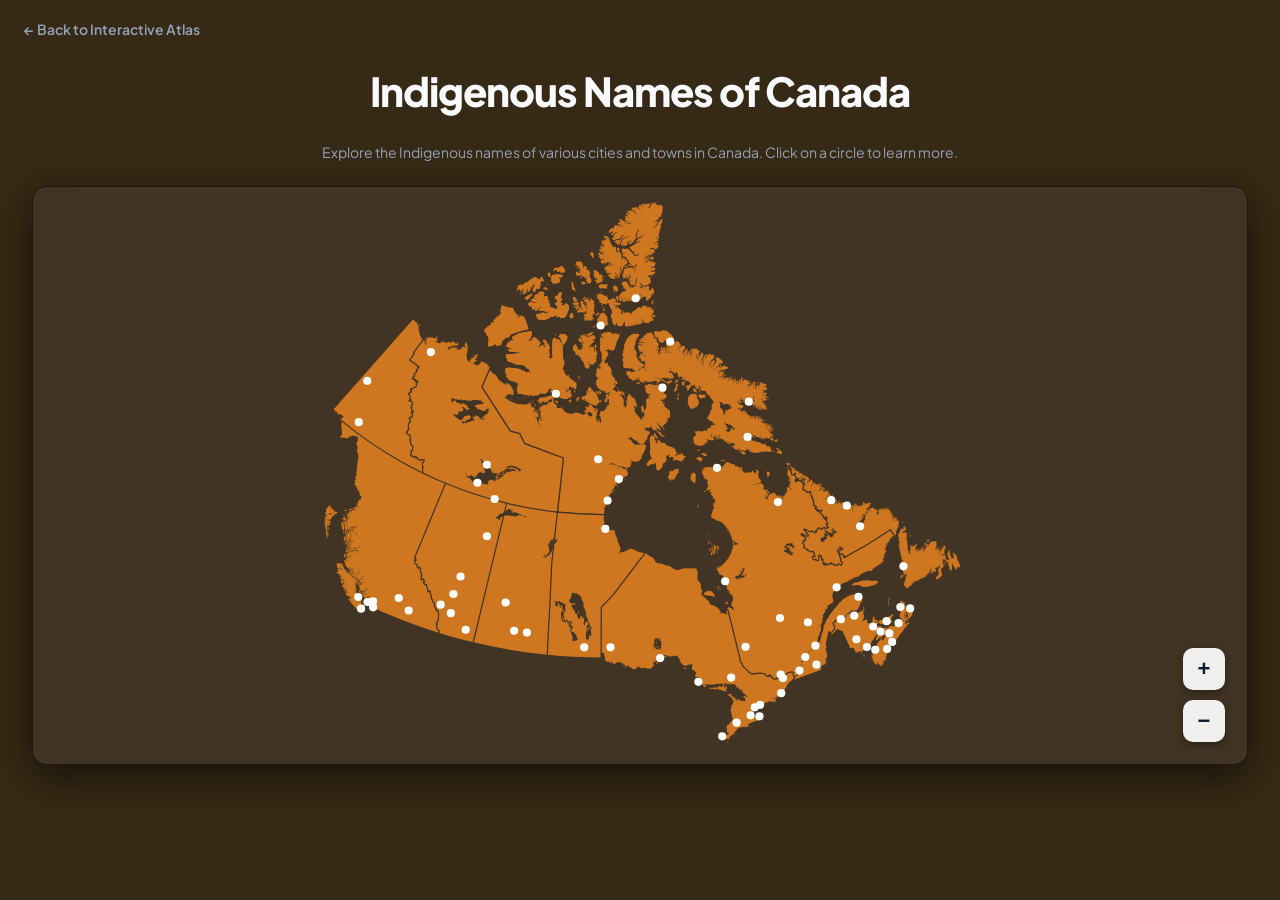
<file: indigenous-map/index.html>
<!DOCTYPE html>
<html lang="en">

<head>
    <meta charset="UTF-8">
    <meta name="viewport" content="width=device-width, initial-scale=1.0">

    <title>Indigenous Names of Canada</title>

    <link rel="preconnect" href="https://fonts.googleapis.com">
    <link rel="preconnect" href="https://fonts.gstatic.com" crossorigin>

    <link
        href="https://fonts.googleapis.com/css2?family=Plus+Jakarta+Sans:wght@200;400;600;700;800&display=swap"
        rel="stylesheet"
    >

    <link rel="stylesheet" href="style.css">
</head>

<body>

    <a href="../" class="back-button"> ← Back to Interactive Atlas </a>

    <h1 id="app-title">Indigenous Names of Canada</h1>

    <p id="app-description">
        Explore the Indigenous names of various cities and towns in Canada. Click on a circle to learn more.
    </p>

    <div id="map-wrapper">

        <div id="map-container">
        </div>

        <div id="zoom-controls">

            <button id="zoom-in" class="zoom-btn">
                +
            </button>

            <button id="zoom-out" class="zoom-btn">
                −
            </button>

        </div>

    </div>


    <div id="overlay" class="hidden">

        <div id="name-card">

            <button id="close-btn">
                &times;
            </button>

            <div class="card-content">
                <h2 id="card-name"></h2>
                <span id="card-location"></span>
                <span id="card-language"></span>
                <p id="card-history"></p>
                <span id="card-source"></span>
            </div>

        </div>

    </div>


    <script src="app.js"></script>

</body>
</html>
</file>
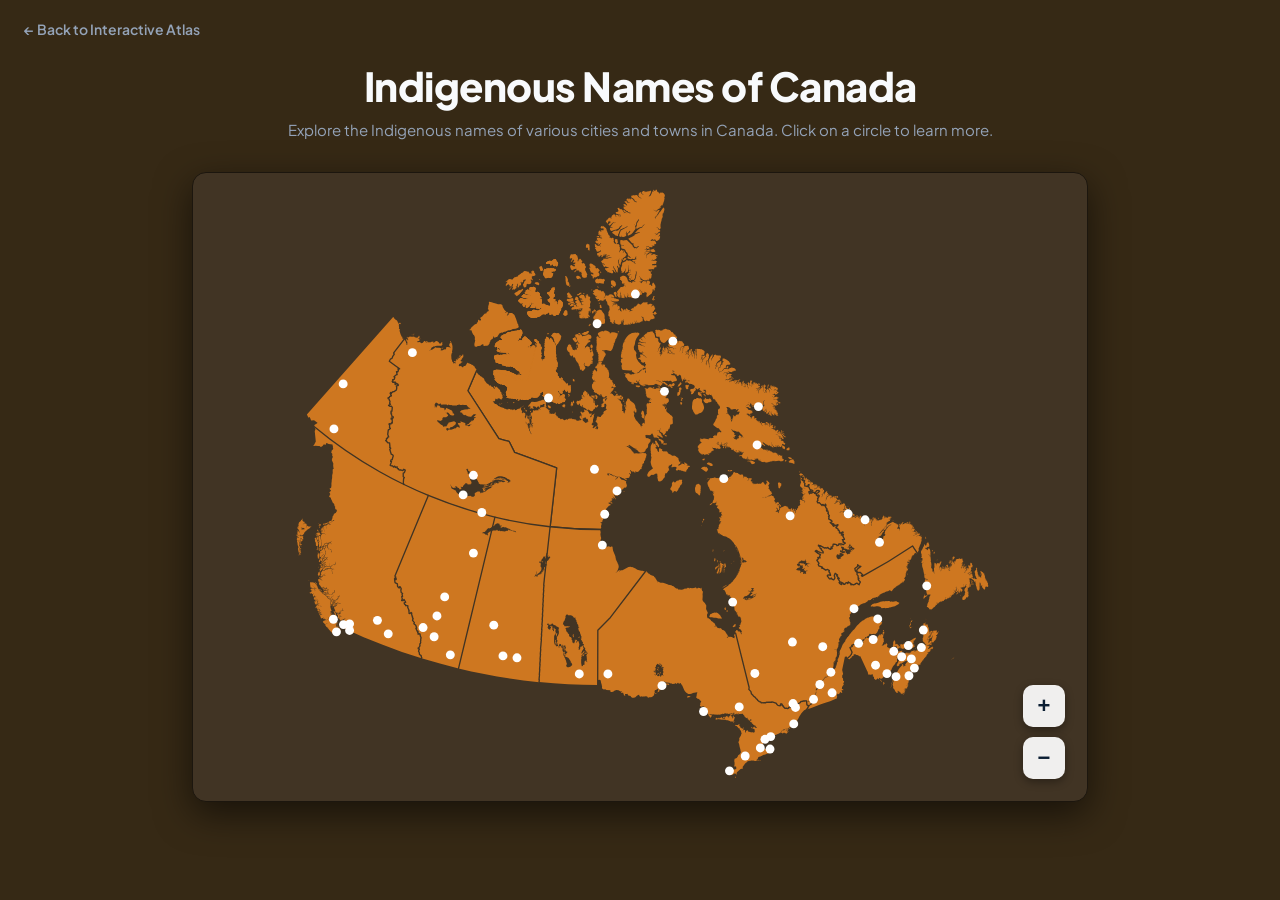
<file: maps/indigenous-map/index.html>
<!DOCTYPE html>
<html lang="en">

<head>
    <meta charset="UTF-8">
    <meta name="viewport" content="width=device-width, initial-scale=1.0">

    <title>Indigenous Names of Canada</title>

    <link rel="preconnect" href="https://fonts.googleapis.com">
    <link rel="preconnect" href="https://fonts.gstatic.com" crossorigin>

    <link
        href="https://fonts.googleapis.com/css2?family=Plus+Jakarta+Sans:wght@200;400;600;700;800&display=swap"
        rel="stylesheet"
    >
    <link rel="stylesheet" href="../shared.css">
    <link rel="stylesheet" href="style.css">
</head>

<body>

    <a href="../../" class="back-button"> ← Back to Interactive Atlas </a>

    <header class="header-section">
        <h1>Indigenous Names of Canada</h1>
        <p>
            Explore the Indigenous names of various cities and towns in Canada. Click on a circle to learn more.
        </p>
    </header>
    
    <div id="map-wrapper">

        <div id="map-container">
        </div>

        <div id="zoom-controls">

            <button id="zoom-in" class="zoom-btn">
                +
            </button>

            <button id="zoom-out" class="zoom-btn">
                −
            </button>

        </div>

    </div>

    <div id="overlay" class="hidden">
        <div id="name-card">
            <button id="close-btn">
                &times;
            </button>
            <div class="card-content">
                <h2 id="card-name"></h2>
                <span id="card-location"></span>
                <span id="card-language"></span>
                <p id="card-history"></p>
                <span id="card-source"></span>
            </div>
        </div>
    </div>


    <script src="script.js"></script>

</body>
</html>
</file>
<file: indigenous-map/style.css>
* {
    box-sizing: border-box;
}

html,
body {
    margin: 0;
    padding: 0;
    width: 100%;
    min-height: 100vh;
    font-family:
        "Plus Jakarta Sans",
        system-ui,
        sans-serif;
    background: #362915;
    color: #f8fafc;
    display: flex;
    flex-direction: column;
    align-items: center;
}

.back-button {
    align-self: flex-start;
    margin: 20px 24px 0;
    color: #94a3b8;
    text-decoration: none;
    font-size: 14px;
    font-weight: 600;
    transition: color 0.2s ease;
}

/* ========================================
   TITLE
======================================== */

#app-title {
    font-size: 40px;
    font-weight: 800;
    letter-spacing: -1px;
    text-align: center;
}


#app-description {
    margin: 0 20px 25px;
    color: #94a3b8;
    font-size: 14px;
    text-align: center;
}


/* ========================================
   MAP
======================================== */

#map-wrapper {
    position: relative;
    background: #413424;
    border-radius: 14px;
    border: 1px solid #1c160e;
    box-shadow: 0 12px 36px rgba(0, 0, 0, 0.55);
    overflow: hidden;
}


#map-container {
    width: 100%;
    height: 100%;
    transform-origin: 0 0;
    cursor: grab;
}

#map-container.dragging {
    cursor: grabbing;
}

#map-container svg {
    width: 100%;
    height: 100%;
    display: block;
    transform-origin: 0 0;
    transition: transform 0.1s ease-out;
}

/* ========================================
   CITY POINTS
======================================== */

#points circle, #points rect, #points path {
    cursor: pointer;
    transition: filter 0.15s ease, transform 0.15s ease;
}


#cities circle {
    cursor: pointer;
    transition: r 0.15s ease;
}

/* ========================================
   ZOOM
======================================== */

#zoom-controls {
    position: absolute;
    bottom: 22px;
    right: 22px;
    display: flex;
    flex-direction: column;
    gap: 10px;
    z-index: 10;
}


.zoom-btn {
    width: 42px;
    height: 42px;
    border: none;
    border-radius: 10px;
    background: rgba(255, 255, 255, 0.92);
    color: #0b1e33;
    font-size: 22px;
    font-weight: bold;
    cursor: pointer;
    display: flex;
    align-items: center;
    justify-content: center;
    box-shadow: 0 3px 8px rgba(0, 0, 0, 0.35);
}


.zoom-btn:hover {

    background: white;
}


/* ========================================
   TOOLTIP
======================================== */

#tooltip {
    position: fixed;
    display: none;
    pointer-events: none;
    white-space: nowrap;
    z-index: 100;
    transform: translate(12px, -100%);
}

#tooltip.visible {
    display: block;
}

.tooltip-name {
    color: white;
    font-size: 14px;
    font-weight: 700;
    letter-spacing: 0;
    text-transform: uppercase;
}

.tooltip-city {
    color: white;
    font-size: 10px;
    font-weight: 400;
    letter-spacing: 0;
}

/* ========================================
   OVERLAY
======================================== */

#overlay {
    position: fixed;
    inset: 0;
    background: rgba(0, 0, 0, 0.65);
    display: flex;
    align-items: center;
    justify-content: center;
    z-index: 200;
    padding: 20px;
}

#overlay.hidden {
    display: none;
}

/* ========================================
   CARD
======================================== */

#name-card {
    position: relative;
    width: min(600px, 100%);
    background: #34281d;
    border: 2px solid #191613;
    border-radius: 16px;
    box-shadow: 0 20px 60px rgba(0, 0, 0, 0.6);
    overflow: hidden;
}


#close-btn {
    position: absolute;
    top: 15px;
    right: 17px;
    width: 34px;
    height: 34px;
    border: none;
    border-radius: 50%;
    background:rgba(255, 255, 255, 0.08);
    color: white;
    font-size: 24px;
    cursor: pointer;
    z-index: 2;
}


#close-btn:hover {
    background:rgba(255, 255, 255, 0.16);
}


.card-content {
    padding: 20px;
}


#card-name {
    margin: 0;
    font-size: 38px;
    font-weight: 800;
}

#card-location {
    display: block;
    margin-top: 8px;
    color: #94a3b8;
    font-size: 14px;
    font-weight: 700;
    letter-spacing: 0.7px;
    text-transform: uppercase;
}

#card-language {
    display: block;
    margin-top: 8px;
    color: #94a3b8;
    font-size: 14px;
    font-weight: 700;
}

#card-history {
    margin-top: 8px;
    color: white;
    font-size: 14px;
    line-height: 1.7;
    text-align: justify;
}


#card-source {
    display: block;
    margin-top: 16px;
    color: #94a3b8;
    font-size: 11px;
    font-style: italic;
}


@media (max-width: 700px) {

    #app-title {
        font-size: 30px;
        margin-top: 20px;
    }

    #app-description {
        font-size: 13px;
    }

    .card-content {
        padding: 30px;
    }

    #card-name {
        font-size: 30px;
    }
}
</file>
<file: maps/shared.css>
* {
    box-sizing: border-box;
}

html,
body {
    margin: 0;
    padding: 0;
    min-height: 100vh;
    font-family: "Plus Jakarta Sans", system-ui, sans-serif;
    color: #f8fafc;
    display: flex;
    flex-direction: column;
    align-items: center;
}


/* ========================================
   HEADER
======================================== */

.back-button {
    position: absolute;
    top: 20px;
    left: 24px;

    color: #94a3b8;
    text-decoration: none;
    font-size: 14px;
    font-weight: 600;
}

.back-button:hover {
    color: #f8fafc;
}

.header-section {
    text-align: center;
    padding: 60px 30px 30px;
    max-width: 800px;
}

.header-section h1 {
    margin: 0 0 8px;
    font-size: 40px;
    font-weight: 800;
    letter-spacing: -0.5px;
}

.header-section p {
    margin: 0;
    font-size: 15px;
    color: #94a3b8;
    line-height: 1.5;
}


/* ========================================
   MAP
======================================== */

.map-section {
    width: 100%;
    padding: 0 24px;
    display: flex;
    justify-content: center;
}

#map-wrapper {
    position: relative;
    width: 70vw;
    height: 70vh;
    border-radius: 14px;
    overflow: hidden;
}

#map-container {
    width: 100%;
    height: 100%;
    transform-origin: 0 0;
    cursor: grab;
}

#map-container.dragging {
    cursor: grabbing;
}

#map-container svg {
    width: 100%;
    height: 100%;
    display: block;
    transform-origin: 0 0;
}


/* ========================================
   ZOOM
======================================== */

#zoom-controls {
    position: absolute;
    bottom: 22px;
    right: 22px;

    display: flex;
    flex-direction: column;
    gap: 10px;

    z-index: 10;
}

#zoom-controls button,
.zoom-btn {
    width: 42px;
    height: 42px;

    border: none;
    border-radius: 10px;

    font-size: 22px;
    font-weight: bold;

    cursor: pointer;

    display: flex;
    align-items: center;
    justify-content: center;

    box-shadow: 0 3px 8px rgba(0, 0, 0, 0.35);
}


/* ========================================
   TOOLTIP
======================================== */

#tooltip {
    position: fixed;
    display: none;

    pointer-events: none;
    z-index: 100;
}

#tooltip.visible {
    display: block;
}


/* ========================================
   MOBILE
======================================== */

@media (max-width: 700px) {

    #app-title,
    .header-section h1 {
        font-size: 30px;
    }

    #app-description,
    .header-section p {
        font-size: 13px;
    }
}
</file>
<file: maps/indigenous-map/style.css>
html,
body {
    background: #362915;
}


/* ========================================
   MAP
======================================== */

#map-wrapper {
    background: #413424;
    border: 1px solid #1c160e;
    box-shadow: 0 12px 36px rgba(0, 0, 0, 0.55);
}


/* ========================================
   CITY POINTS
======================================== */

#points circle,
#points rect,
#points path {
    cursor: pointer;
    transition: filter 0.15s ease, transform 0.15s ease;
}

#cities circle {
    cursor: pointer;
    transition: r 0.15s ease;
}


/* ========================================
   ZOOM
======================================== */

#zoom-controls button,
.zoom-btn {
    background: rgba(255, 255, 255, 0.92);
    color: #0b1e33;
}

#zoom-controls button:hover,
.zoom-btn:hover {
    background: white;
}


/* ========================================
   TOOLTIP
======================================== */

#tooltip {
    white-space: nowrap;
    transform: translate(12px, -100%);
}

.tooltip-name {
    color: white;
    font-size: 14px;
    font-weight: 700;
    letter-spacing: 0;
    text-transform: uppercase;
}

.tooltip-city {
    color: white;
    font-size: 10px;
    font-weight: 400;
    letter-spacing: 0;
}


/* ========================================
   OVERLAY
======================================== */

#overlay {
    position: fixed;
    inset: 0;

    background: rgba(0, 0, 0, 0.65);

    display: flex;
    align-items: center;
    justify-content: center;

    z-index: 200;
    padding: 20px;
}

#overlay.hidden {
    display: none;
}


/* ========================================
   CARD
======================================== */

#name-card {
    position: relative;

    width: min(600px, 100%);

    background: #34281d;
    border: 2px solid #191613;
    border-radius: 16px;

    box-shadow: 0 20px 60px rgba(0, 0, 0, 0.6);

    overflow: hidden;
}

#close-btn {
    position: absolute;
    top: 15px;
    right: 17px;

    width: 34px;
    height: 34px;

    border: none;
    border-radius: 50%;

    background: rgba(255, 255, 255, 0.08);
    color: white;

    font-size: 24px;
    cursor: pointer;

    z-index: 2;
}

#close-btn:hover {
    background: rgba(255, 255, 255, 0.16);
}

.card-content {
    padding: 20px;
}

#card-name {
    margin: 0;
    font-size: 38px;
    font-weight: 800;
}

#card-location,
#card-language {
    display: block;
    margin-top: 8px;

    color: #94a3b8;
    font-size: 14px;
    font-weight: 700;
}

#card-location {
    letter-spacing: 0.7px;
    text-transform: uppercase;
}

#card-history {
    margin-top: 8px;

    color: white;
    font-size: 14px;
    line-height: 1.7;
    text-align: justify;
}

#card-source {
    display: block;
    margin-top: 16px;

    color: #94a3b8;
    font-size: 11px;
    font-style: italic;
}


/* ========================================
   MOBILE
======================================== */

@media (max-width: 700px) {

    #map-wrapper {
        min-height: 500px;
        height: 70vh;
    }

    .card-content {
        padding: 30px;
    }

    #card-name {
        font-size: 30px;
    }
}
</file>
